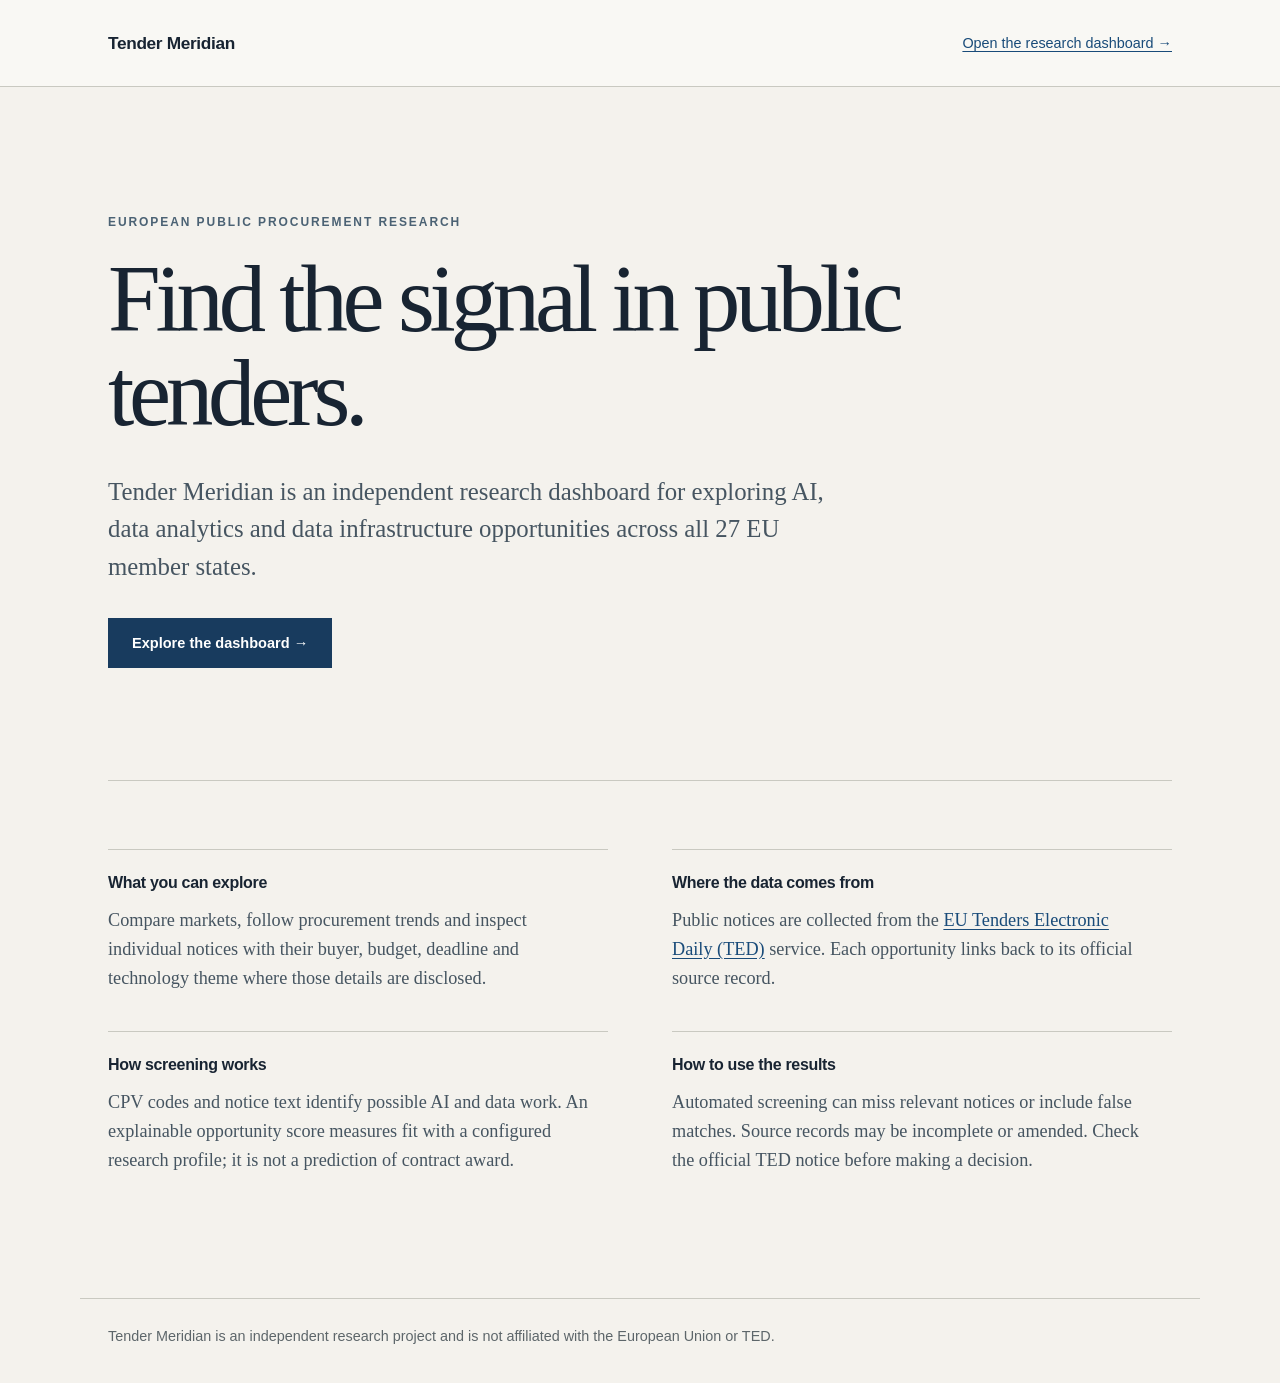
<file: deploy/vds/public/about/index.html>
<!doctype html>
<html lang="en">
<head>
  <meta charset="utf-8">
  <meta name="viewport" content="width=device-width, initial-scale=1">
  <link rel="icon" type="image/png" sizes="64x64" href="/app/static/tender-meridian-favicon.png">
  <link rel="apple-touch-icon" href="/app/static/tender-meridian-favicon.png">
  <title>About Tender Meridian | European public tender intelligence</title>
  <meta name="description" content="Tender Meridian helps researchers explore AI and data-related public procurement notices across the European Union, using source records from EU TED.">
  <link rel="canonical" href="https://__SITE_DOMAIN__/about/">
  <meta property="og:type" content="website">
  <meta property="og:title" content="About Tender Meridian">
  <meta property="og:description" content="Independent research into AI and data-related European public procurement.">
  <meta property="og:url" content="https://__SITE_DOMAIN__/about/">
  <style>
    :root { color-scheme: light; font-family: Georgia, "Times New Roman", serif; color: #182432; background: #f4f2ed; }
    * { box-sizing: border-box; }
    body { margin: 0; }
    a { color: #194b79; text-underline-offset: .18em; }
    a:focus-visible { outline: 2px solid #194b79; outline-offset: 4px; }
    header { border-bottom: 1px solid #c9c9c1; background: #f9f8f4; }
    .bar, main, footer { max-width: 1120px; margin: 0 auto; padding: 0 28px; }
    .bar { min-height: 86px; display: flex; align-items: center; justify-content: space-between; gap: 24px; }
    .brand { font-family: Arial, Helvetica, sans-serif; font-size: 1.08rem; font-weight: 700; letter-spacing: -.02em; color: #182432; text-decoration: none; }
    .bar nav { font-family: Arial, Helvetica, sans-serif; font-size: .9rem; }
    .hero { border-bottom: 1px solid #c9c9c1; padding-top: clamp(64px, 10vw, 140px); padding-bottom: clamp(64px, 9vw, 112px); }
    .eyebrow, h2, .button, .note, footer { font-family: Arial, Helvetica, sans-serif; }
    .eyebrow { margin: 0 0 24px; color: #4b6274; font-size: .75rem; font-weight: 700; letter-spacing: .16em; text-transform: uppercase; }
    h1 { max-width: 900px; margin: 0; font-size: clamp(3.2rem, 7.4vw, 7rem); font-weight: 400; letter-spacing: -.055em; line-height: .99; }
    .intro { max-width: 720px; margin: 32px 0; color: #465561; font-size: clamp(1.2rem, 2vw, 1.55rem); line-height: 1.52; }
    .button { display: inline-block; padding: 17px 24px; background: #183b5e; color: white; font-size: .91rem; font-weight: 600; text-decoration: none; }
    .button:hover { background: #245780; }
    .sections { display: grid; grid-template-columns: 1fr 1fr; gap: 0 64px; padding-top: 68px; padding-bottom: 84px; }
    section { border-top: 1px solid #c9c9c1; padding: 24px 0 38px; }
    h2 { margin: 0 0 14px; font-size: 1rem; letter-spacing: -.02em; }
    section p { max-width: 480px; margin: 0; color: #465561; font-size: 1.14rem; line-height: 1.6; }
    .note { font-size: .9rem; line-height: 1.55; }
    footer { border-top: 1px solid #c9c9c1; padding-top: 26px; padding-bottom: 36px; color: #5d666a; font-size: .82rem; }
    @media (max-width: 680px) { .bar { min-height: 72px; } .sections { grid-template-columns: 1fr; gap: 0; } }
  </style>
</head>
<body>
  <header>
    <div class="bar">
      <a class="brand" href="/">Tender Meridian</a>
      <nav aria-label="Primary"><a href="/">Open the research dashboard &rarr;</a></nav>
    </div>
  </header>
  <main>
    <div class="hero">
      <p class="eyebrow">European public procurement research</p>
      <h1>Find the signal in public tenders.</h1>
      <p class="intro">Tender Meridian is an independent research dashboard for exploring AI, data analytics and data infrastructure opportunities across all 27 EU member states.</p>
      <a class="button" href="/">Explore the dashboard &rarr;</a>
    </div>
    <div class="sections">
      <section aria-labelledby="scope"><h2 id="scope">What you can explore</h2><p>Compare markets, follow procurement trends and inspect individual notices with their buyer, budget, deadline and technology theme where those details are disclosed.</p></section>
      <section aria-labelledby="source"><h2 id="source">Where the data comes from</h2><p>Public notices are collected from the <a href="https://ted.europa.eu/">EU Tenders Electronic Daily (TED)</a> service. Each opportunity links back to its official source record.</p></section>
      <section aria-labelledby="method"><h2 id="method">How screening works</h2><p>CPV codes and notice text identify possible AI and data work. An explainable opportunity score measures fit with a configured research profile; it is not a prediction of contract award.</p></section>
      <section aria-labelledby="limits"><h2 id="limits">How to use the results</h2><p>Automated screening can miss relevant notices or include false matches. Source records may be incomplete or amended. Check the official TED notice before making a decision.</p></section>
    </div>
  </main>
  <footer class="note">Tender Meridian is an independent research project and is not affiliated with the European Union or TED.</footer>
</body>
</html>
</file>
